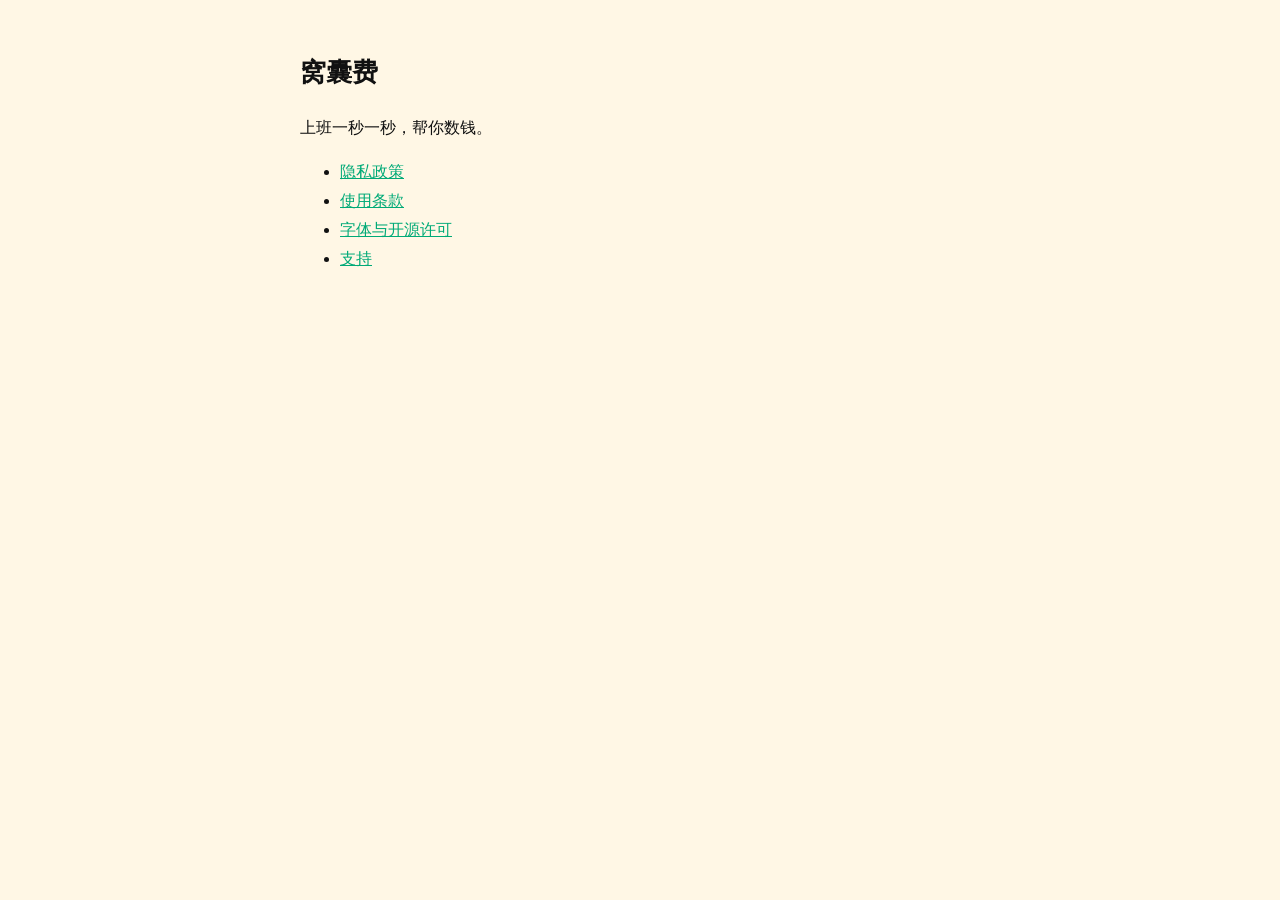
<file: docs/index.html>
<!DOCTYPE html><html lang="zh"><head><meta charset="utf-8"><meta name="viewport" content="width=device-width,initial-scale=1">
<title>窝囊费</title>
<style>body{font-family:-apple-system,BlinkMacSystemFont,sans-serif;line-height:1.8;padding:32px;max-width:680px;margin:auto;color:#111;background:#fff7e5}h1{font-size:26px}a{color:#0a7}</style>
</head><body>
<h1>窝囊费</h1>
<p>上班一秒一秒，帮你数钱。</p>
<ul>
<li><a href="privacy.html">隐私政策</a></li>
<li><a href="terms.html">使用条款</a></li>
<li><a href="acknowledgements.html">字体与开源许可</a></li>
<li><a href="support.html">支持</a></li>
</ul>
</body></html>
</file>
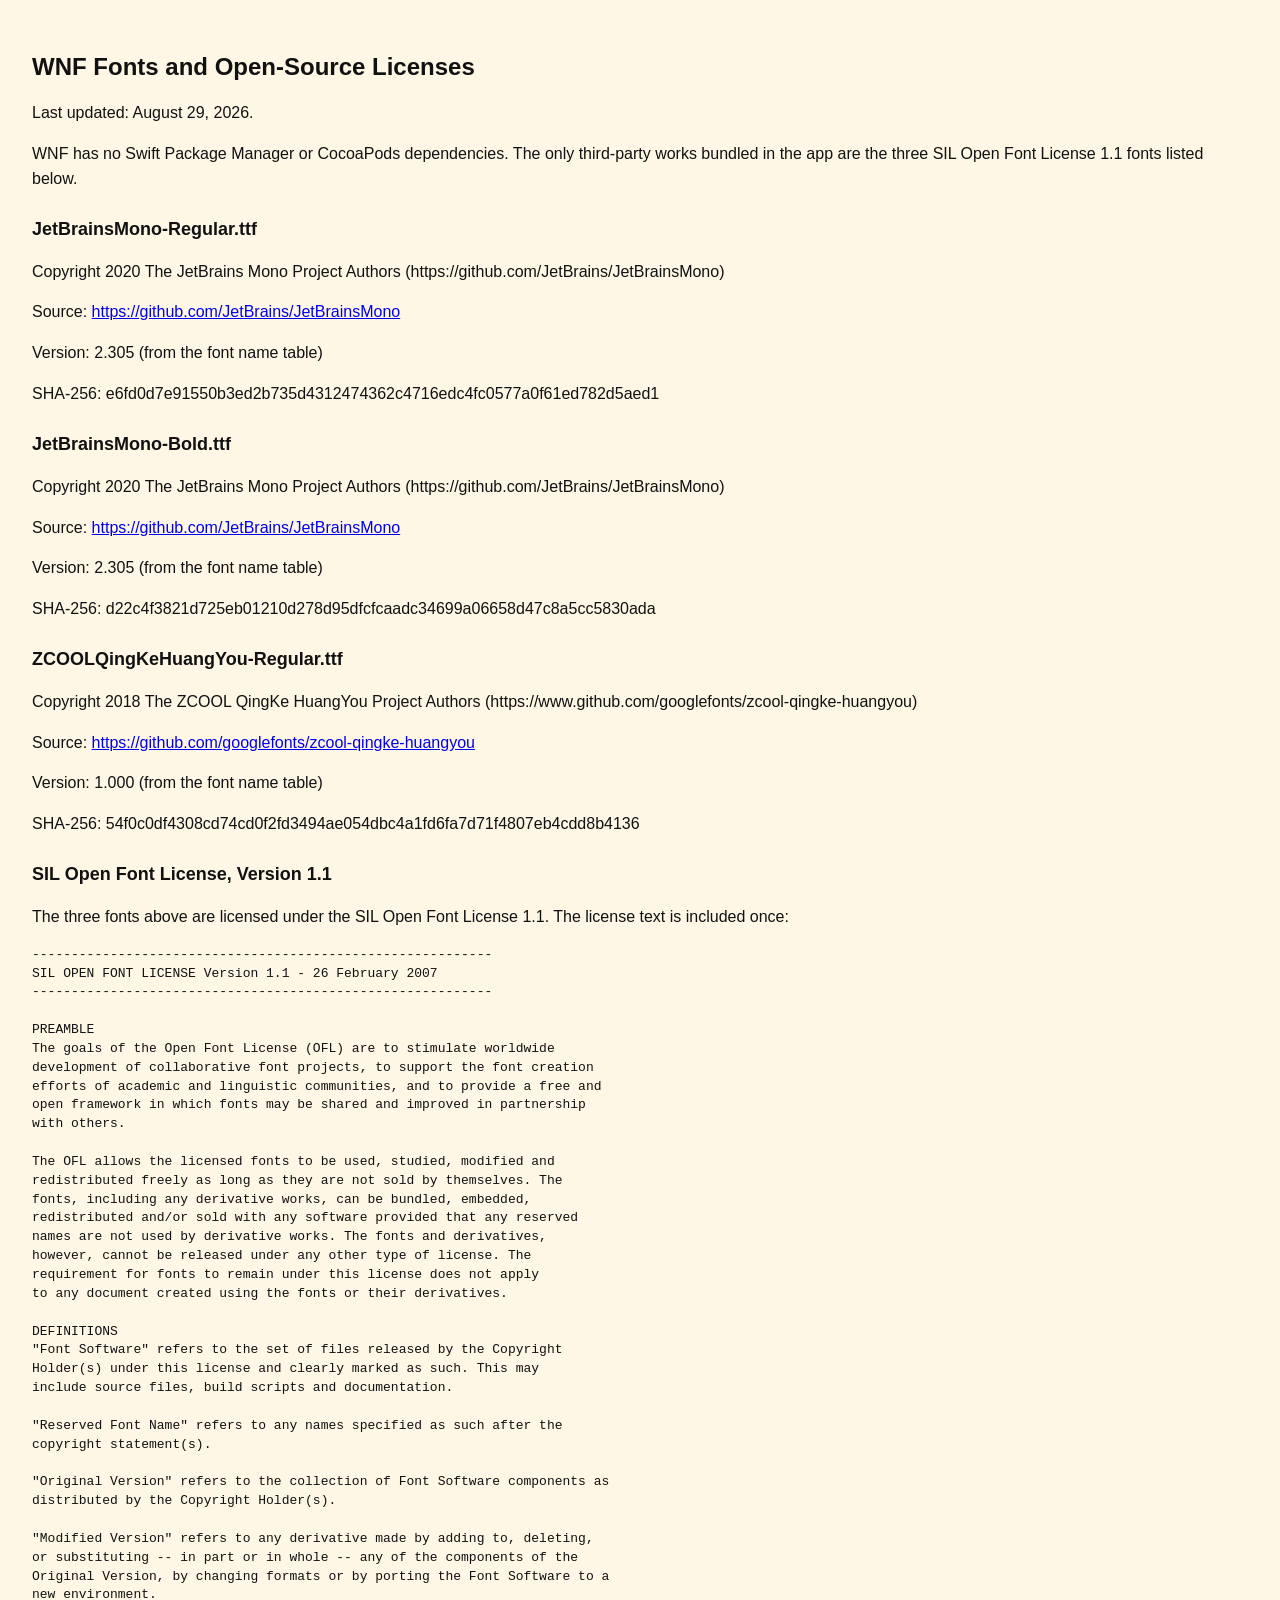
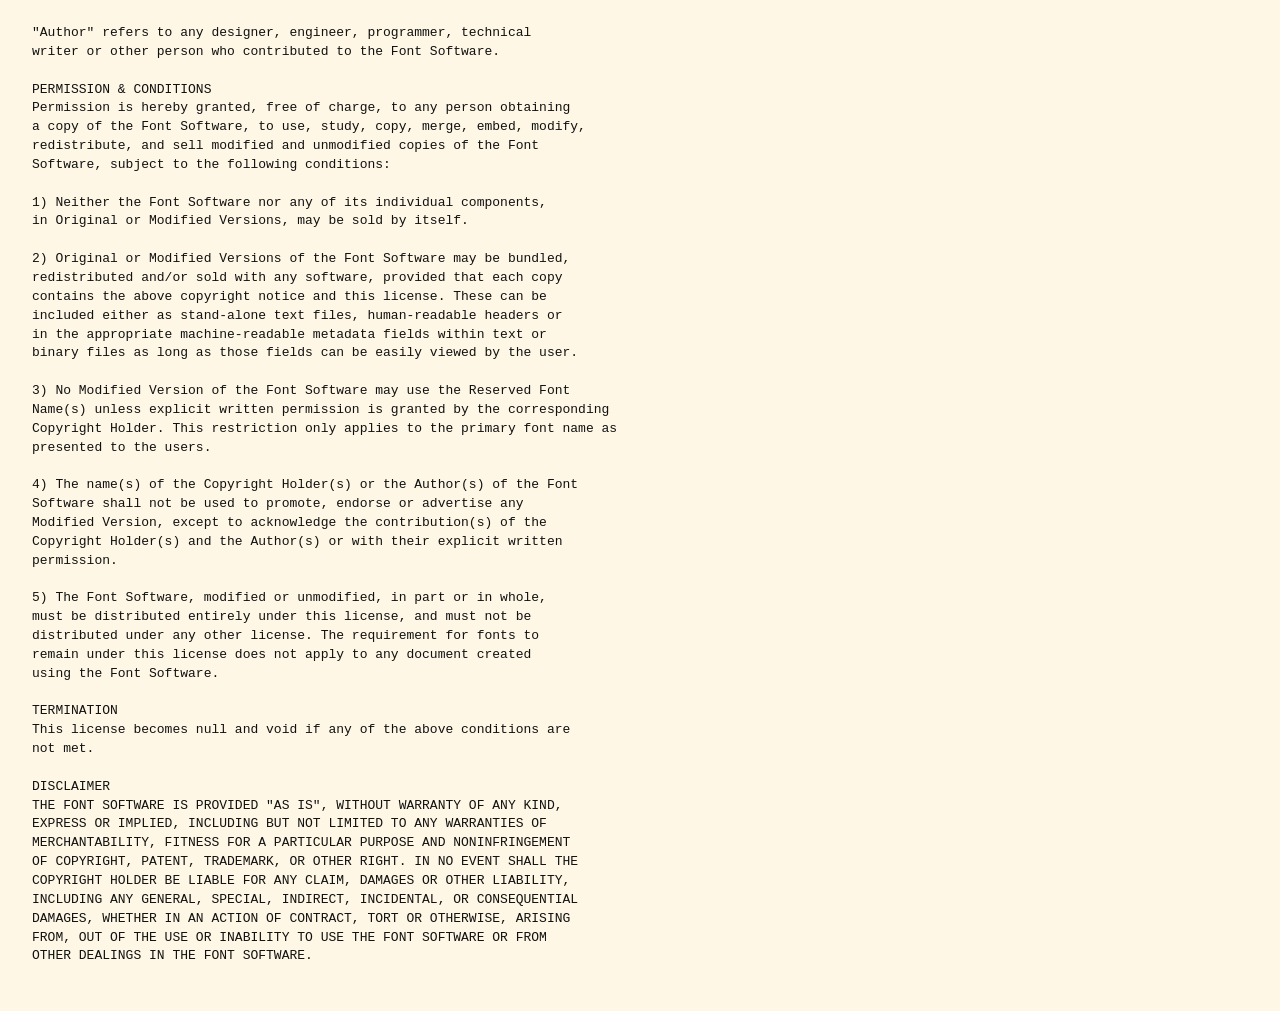
<file: docs/acknowledgements.html>
<!doctype html>
<html lang="en">
<head>
  <meta charset="utf-8">
  <meta name="viewport" content="width=device-width, initial-scale=1">
  <title>WNF Fonts and Open-Source Licenses</title>
  <style>body{font-family:-apple-system,BlinkMacSystemFont,sans-serif;line-height:1.55;padding:24px;color:#111;background:#fff7e5}h1{font-size:24px}h2{font-size:18px;margin-top:24px}pre{white-space:pre-wrap;font-size:13px;line-height:1.45}</style>
</head>
<body>
  <h1>WNF Fonts and Open-Source Licenses</h1>
  <p>Last updated: August 29, 2026.</p>
  <p>WNF has no Swift Package Manager or CocoaPods dependencies. The only third-party works bundled in the app are the three SIL Open Font License 1.1 fonts listed below.</p>

  <h2>JetBrainsMono-Regular.ttf</h2>
  <p>Copyright 2020 The JetBrains Mono Project Authors (https://github.com/JetBrains/JetBrainsMono)</p>
  <p>Source: <a href="https://github.com/JetBrains/JetBrainsMono">https://github.com/JetBrains/JetBrainsMono</a></p>
  <p>Version: 2.305 (from the font name table)</p>
  <p>SHA-256: e6fd0d7e91550b3ed2b735d4312474362c4716edc4fc0577a0f61ed782d5aed1</p>

  <h2>JetBrainsMono-Bold.ttf</h2>
  <p>Copyright 2020 The JetBrains Mono Project Authors (https://github.com/JetBrains/JetBrainsMono)</p>
  <p>Source: <a href="https://github.com/JetBrains/JetBrainsMono">https://github.com/JetBrains/JetBrainsMono</a></p>
  <p>Version: 2.305 (from the font name table)</p>
  <p>SHA-256: d22c4f3821d725eb01210d278d95dfcfcaadc34699a06658d47c8a5cc5830ada</p>

  <h2>ZCOOLQingKeHuangYou-Regular.ttf</h2>
  <p>Copyright 2018 The ZCOOL QingKe HuangYou Project Authors (https://www.github.com/googlefonts/zcool-qingke-huangyou)</p>
  <p>Source: <a href="https://github.com/googlefonts/zcool-qingke-huangyou">https://github.com/googlefonts/zcool-qingke-huangyou</a></p>
  <p>Version: 1.000 (from the font name table)</p>
  <p>SHA-256: 54f0c0df4308cd74cd0f2fd3494ae054dbc4a1fd6fa7d71f4807eb4cdd8b4136</p>

  <h2>SIL Open Font License, Version 1.1</h2>
  <p>The three fonts above are licensed under the SIL Open Font License 1.1. The license text is included once:</p>
  <pre>-----------------------------------------------------------
SIL OPEN FONT LICENSE Version 1.1 - 26 February 2007
-----------------------------------------------------------

PREAMBLE
The goals of the Open Font License (OFL) are to stimulate worldwide
development of collaborative font projects, to support the font creation
efforts of academic and linguistic communities, and to provide a free and
open framework in which fonts may be shared and improved in partnership
with others.

The OFL allows the licensed fonts to be used, studied, modified and
redistributed freely as long as they are not sold by themselves. The
fonts, including any derivative works, can be bundled, embedded,
redistributed and/or sold with any software provided that any reserved
names are not used by derivative works. The fonts and derivatives,
however, cannot be released under any other type of license. The
requirement for fonts to remain under this license does not apply
to any document created using the fonts or their derivatives.

DEFINITIONS
"Font Software" refers to the set of files released by the Copyright
Holder(s) under this license and clearly marked as such. This may
include source files, build scripts and documentation.

"Reserved Font Name" refers to any names specified as such after the
copyright statement(s).

"Original Version" refers to the collection of Font Software components as
distributed by the Copyright Holder(s).

"Modified Version" refers to any derivative made by adding to, deleting,
or substituting -- in part or in whole -- any of the components of the
Original Version, by changing formats or by porting the Font Software to a
new environment.

"Author" refers to any designer, engineer, programmer, technical
writer or other person who contributed to the Font Software.

PERMISSION & CONDITIONS
Permission is hereby granted, free of charge, to any person obtaining
a copy of the Font Software, to use, study, copy, merge, embed, modify,
redistribute, and sell modified and unmodified copies of the Font
Software, subject to the following conditions:

1) Neither the Font Software nor any of its individual components,
in Original or Modified Versions, may be sold by itself.

2) Original or Modified Versions of the Font Software may be bundled,
redistributed and/or sold with any software, provided that each copy
contains the above copyright notice and this license. These can be
included either as stand-alone text files, human-readable headers or
in the appropriate machine-readable metadata fields within text or
binary files as long as those fields can be easily viewed by the user.

3) No Modified Version of the Font Software may use the Reserved Font
Name(s) unless explicit written permission is granted by the corresponding
Copyright Holder. This restriction only applies to the primary font name as
presented to the users.

4) The name(s) of the Copyright Holder(s) or the Author(s) of the Font
Software shall not be used to promote, endorse or advertise any
Modified Version, except to acknowledge the contribution(s) of the
Copyright Holder(s) and the Author(s) or with their explicit written
permission.

5) The Font Software, modified or unmodified, in part or in whole,
must be distributed entirely under this license, and must not be
distributed under any other license. The requirement for fonts to
remain under this license does not apply to any document created
using the Font Software.

TERMINATION
This license becomes null and void if any of the above conditions are
not met.

DISCLAIMER
THE FONT SOFTWARE IS PROVIDED "AS IS", WITHOUT WARRANTY OF ANY KIND,
EXPRESS OR IMPLIED, INCLUDING BUT NOT LIMITED TO ANY WARRANTIES OF
MERCHANTABILITY, FITNESS FOR A PARTICULAR PURPOSE AND NONINFRINGEMENT
OF COPYRIGHT, PATENT, TRADEMARK, OR OTHER RIGHT. IN NO EVENT SHALL THE
COPYRIGHT HOLDER BE LIABLE FOR ANY CLAIM, DAMAGES OR OTHER LIABILITY,
INCLUDING ANY GENERAL, SPECIAL, INDIRECT, INCIDENTAL, OR CONSEQUENTIAL
DAMAGES, WHETHER IN AN ACTION OF CONTRACT, TORT OR OTHERWISE, ARISING
FROM, OUT OF THE USE OR INABILITY TO USE THE FONT SOFTWARE OR FROM
OTHER DEALINGS IN THE FONT SOFTWARE.</pre>
</body>
</html>
</file>
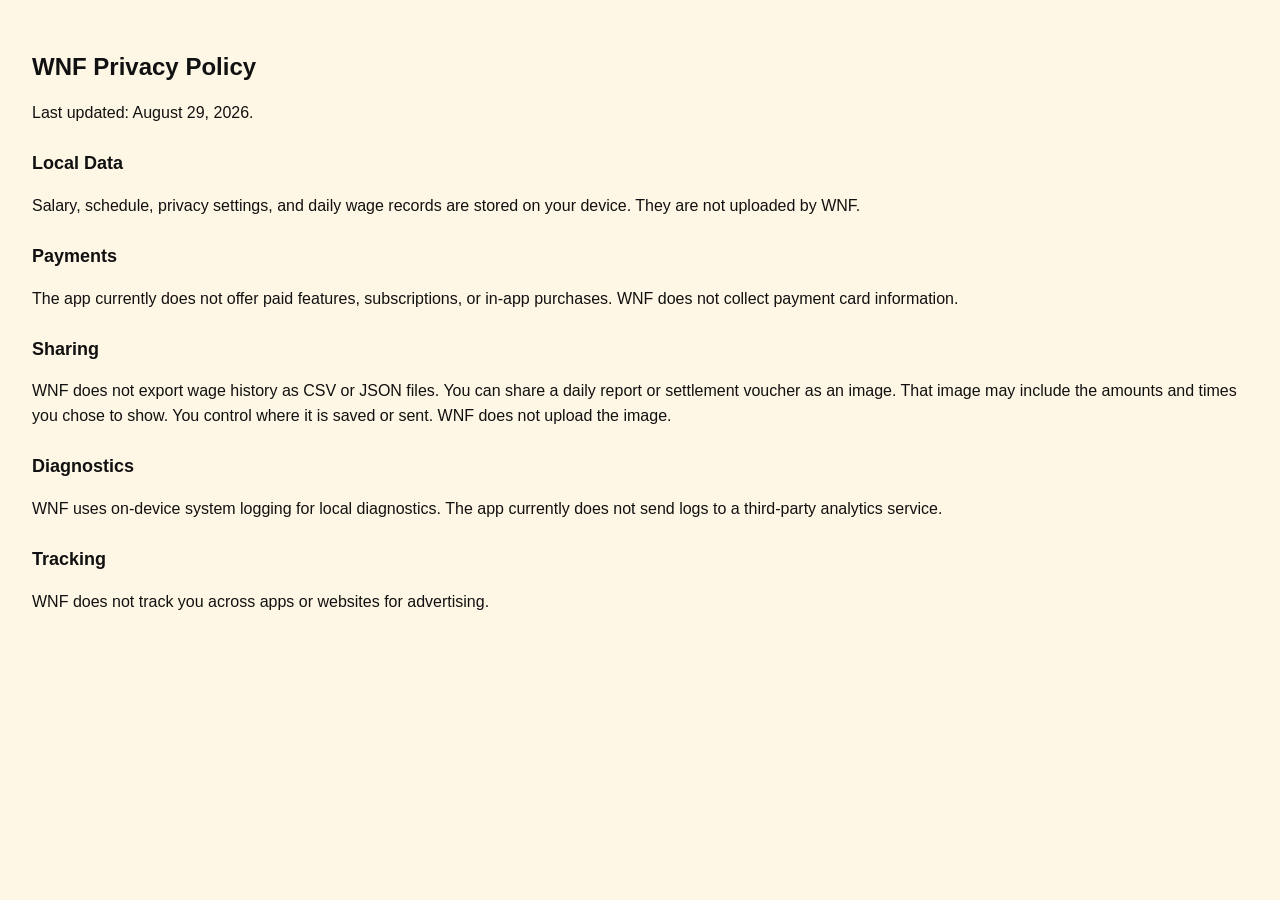
<file: docs/privacy.html>
<!doctype html>
<html lang="en">
<head>
  <meta charset="utf-8">
  <meta name="viewport" content="width=device-width, initial-scale=1">
  <title>WNF Privacy Policy</title>
  <style>body{font-family:-apple-system,BlinkMacSystemFont,sans-serif;line-height:1.55;padding:24px;color:#111;background:#fff7e5}h1{font-size:24px}h2{font-size:18px;margin-top:24px}</style>
</head>
<body>
  <h1>WNF Privacy Policy</h1>
  <p>Last updated: August 29, 2026.</p>
  <h2>Local Data</h2>
  <p>Salary, schedule, privacy settings, and daily wage records are stored on your device. They are not uploaded by WNF.</p>
  <h2>Payments</h2>
  <p>The app currently does not offer paid features, subscriptions, or in-app purchases. WNF does not collect payment card information.</p>
  <h2>Sharing</h2>
  <p>WNF does not export wage history as CSV or JSON files. You can share a daily report or settlement voucher as an image. That image may include the amounts and times you chose to show. You control where it is saved or sent. WNF does not upload the image.</p>
  <h2>Diagnostics</h2>
  <p>WNF uses on-device system logging for local diagnostics. The app currently does not send logs to a third-party analytics service.</p>
  <h2>Tracking</h2>
  <p>WNF does not track you across apps or websites for advertising.</p>
</body>
</html>
</file>
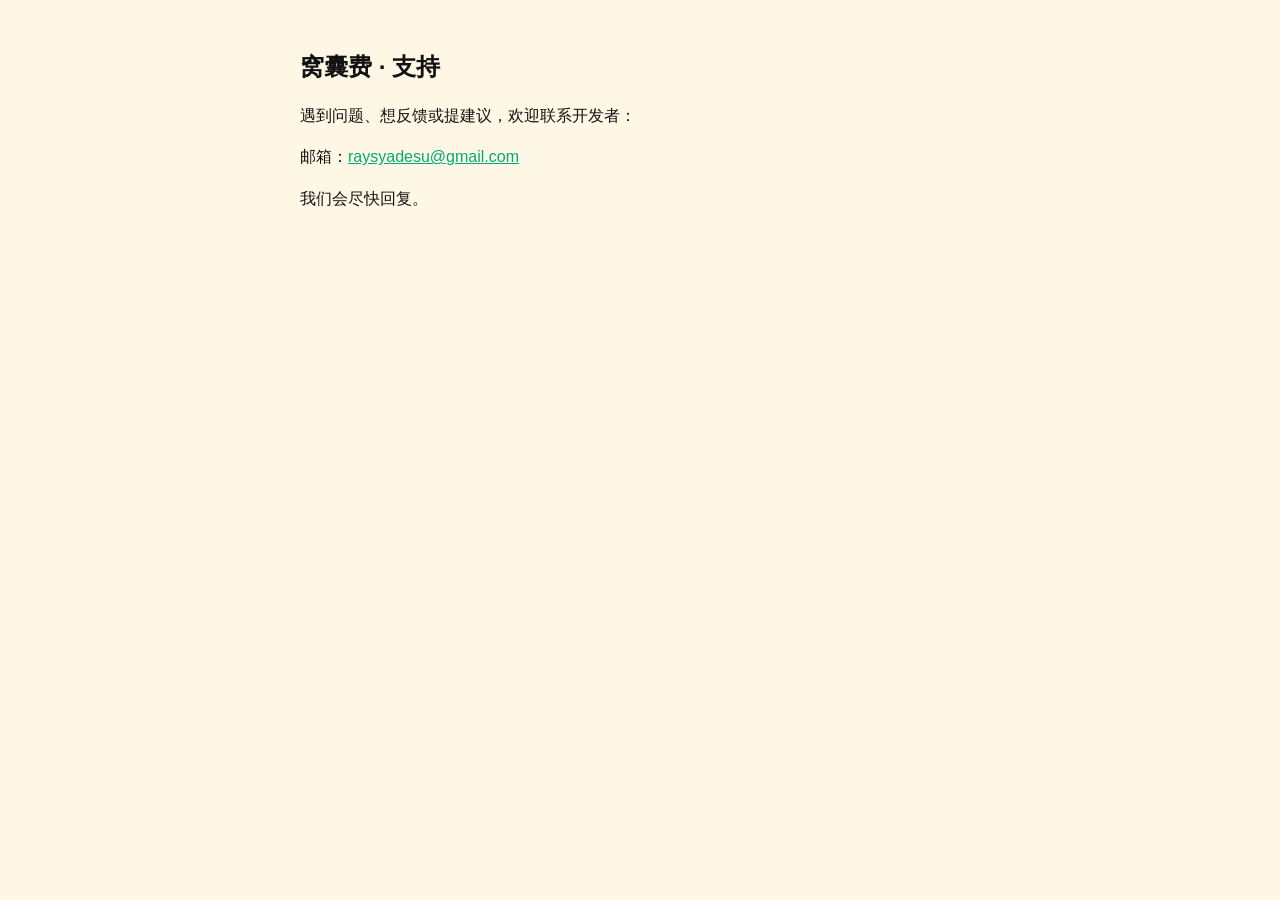
<file: docs/support.html>
<!DOCTYPE html><html lang="zh"><head><meta charset="utf-8"><meta name="viewport" content="width=device-width,initial-scale=1">
<title>窝囊费 · 支持</title>
<style>body{font-family:-apple-system,BlinkMacSystemFont,sans-serif;line-height:1.6;padding:32px;max-width:680px;margin:auto;color:#111;background:#fff7e5}h1{font-size:24px}a{color:#0a7}</style>
</head><body>
<h1>窝囊费 · 支持</h1>
<p>遇到问题、想反馈或提建议，欢迎联系开发者：</p>
<p>邮箱：<a href="mailto:raysyadesu@gmail.com">raysyadesu@gmail.com</a></p>
<p>我们会尽快回复。</p>
</body></html>
</file>
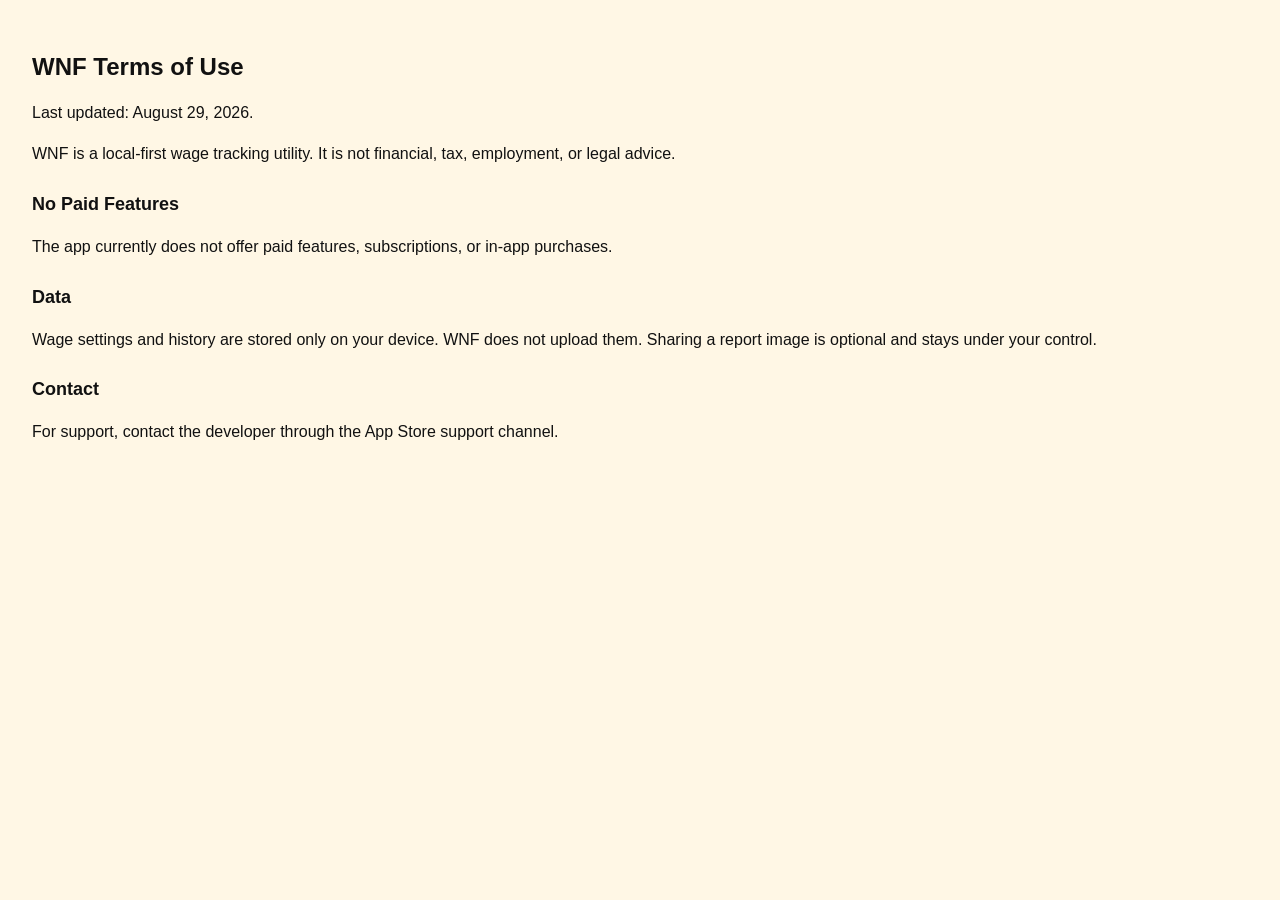
<file: docs/terms.html>
<!doctype html>
<html lang="en">
<head>
  <meta charset="utf-8">
  <meta name="viewport" content="width=device-width, initial-scale=1">
  <title>WNF Terms of Use</title>
  <style>body{font-family:-apple-system,BlinkMacSystemFont,sans-serif;line-height:1.55;padding:24px;color:#111;background:#fff7e5}h1{font-size:24px}h2{font-size:18px;margin-top:24px}</style>
</head>
<body>
  <h1>WNF Terms of Use</h1>
  <p>Last updated: August 29, 2026.</p>
  <p>WNF is a local-first wage tracking utility. It is not financial, tax, employment, or legal advice.</p>
  <h2>No Paid Features</h2>
  <p>The app currently does not offer paid features, subscriptions, or in-app purchases.</p>
  <h2>Data</h2>
  <p>Wage settings and history are stored only on your device. WNF does not upload them. Sharing a report image is optional and stays under your control.</p>
  <h2>Contact</h2>
  <p>For support, contact the developer through the App Store support channel.</p>
</body>
</html>
</file>
